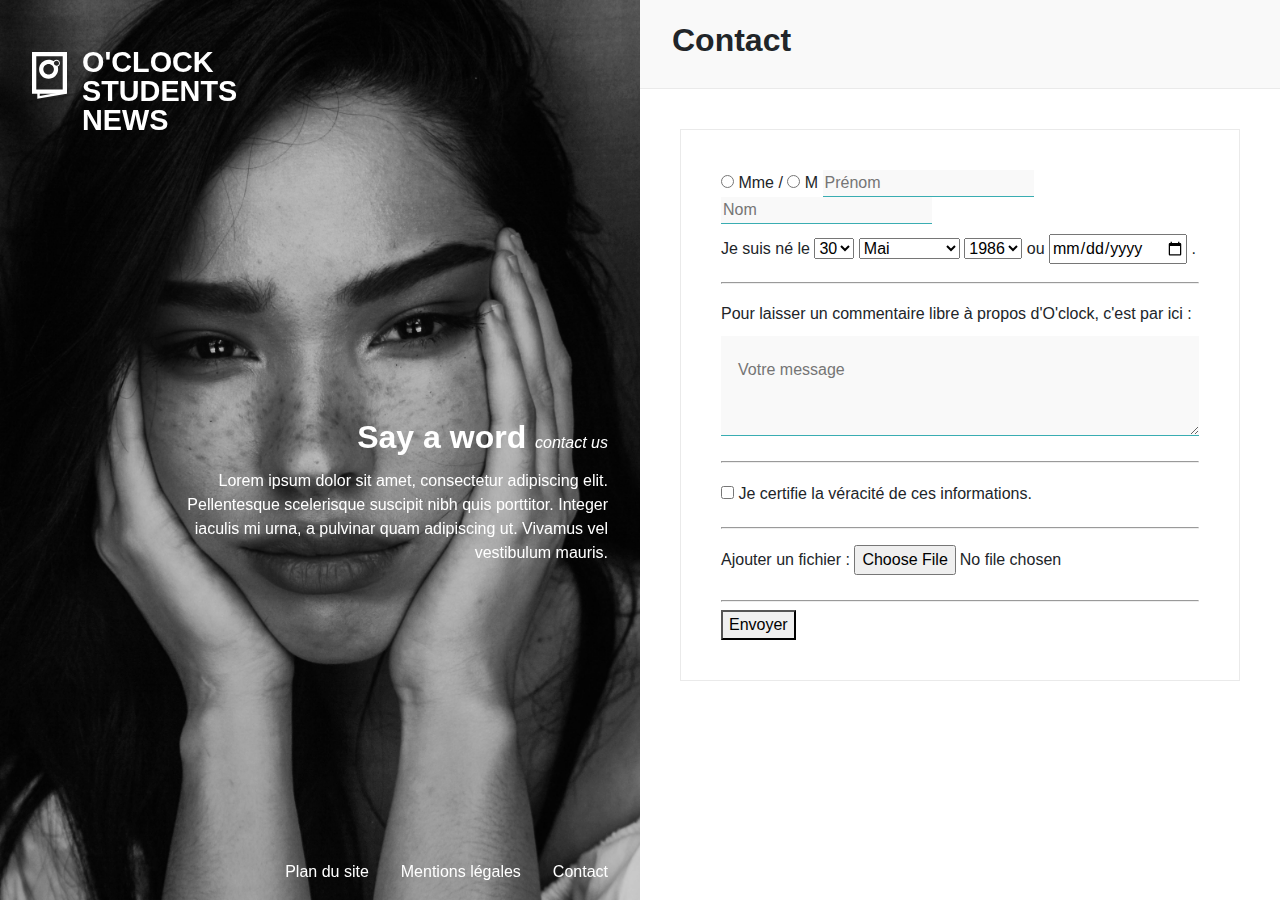
<file: onews/challenge-onews-contact/html/index.html>
<!DOCTYPE html>
<html lang="en">
<head>
    <meta charset="UTF-8">
    <meta name="viewport" content="width=device-width, initial-scale=1.0">
    <meta http-equiv="X-UA-Compatible" content="ie=edge">
    <link rel="stylesheet" href="../css/reset.css">
    <link rel="stylesheet" href="../css/style.css">
    <title>oNews</title>
</head>
<body id="home-page">
    <div class="wrapper">
        <div id="welcome">
            <div id="logo">
                <a href="../../challenge-onews/html/index.html">O'Clock Students News</a>
            </div>
            <div id="welcome-message">
                <h1>Say a word <span>contact us</span></h1>
                <p>Lorem ipsum dolor sit amet, consectetur adipiscing elit. Pellentesque scelerisque suscipit nibh quis porttitor. Integer iaculis mi urna, a pulvinar quam adipiscing ut. Vivamus vel vestibulum mauris. </p>
            </div>
            <nav id="menu">
                <a href="#">Plan du site</a>
                <a href="#">Mentions légales</a>
                <a href="#">Contact</a>
            </nav>
        </div>
        <div id="content">
            <header id="content-header">
                <h1>Contact</h1>
            </header>

            <section id="posts">

                <div id="form">

                  <form action="/ma-page-de-traitement" method="post">

                      <input type= "radio" name="sexe" value="femme"> Mme /
                      <input type= "radio" name="sexe" value="homme"> M

                      <input class="greybackgroundform" type="text" id="name" placeholder="Prénom"/>

                      <input class="greybackgroundform" type="text" id="lastname" placeholder="Nom"/>

                      <div>
                      <label>Je suis né le</label>
                      <select name="" id="birthday">
                      <option value="1">1</option>
                      <option value="2">2</option>
                      <option value="3">3</option>
                      <option value="4">4</option>
                      <option value="5">5</option>
                      <option value="6">6</option>
                      <option value="7">7</option>
                      <option value="8">8</option>
                      <option value="9">9</option>
                      <option value="10">10</option>
                      <option value="30" selected>30</option>
                      </select>

                      <select name="" id="birthmonth">
                      <option value="01">Janvier</option>
                      <option value="02">Février</option>
                      <option value="03">Mars</option>
                      <option value="04">Avril</option>
                      <option value="05" selected>Mai</option>
                      <option value="06">Juin</option>
                      <option value="07">juillet</option>
                      <option value="08">Août</option>
                      <option value="09">Septembre</option>
                      <option value="10">Octobre</option>
                      <option value="11">Novembre</option>
                      <option value="12">Décembre</option>
                      </select>

                      <select name="" id="birthyear">
                      <option value="1980">1981</option>
                      <option value="1981">1981</option>
                      <option value="1982">1982</option>
                      <option value="1983">1983</option>
                      <option value="1984">1984</option>
                      <option value="1985">1985</option>
                      <option value="1986" selected>1986</option>
                      <option value="1987">1987</option>
                      <option value="1988">1988</option>
                      <option value="1989">1989</option>
                      <option value="1990">1990</option>
                      </select>

                      <span>ou </span><input type="date" id="date" /> <span>.</span>
                      </div>

                      <hr>

                      <div>
                      <label class="paddingtextarea" for="message">Pour laisser un commentaire libre à propos d'O'clock, c'est par ici :</label><br>
                      <textarea class="greybackgroundform" id="message" placeholder="Votre message"></textarea>
                      </div>

                      <hr>

                      <input class="paddingcertification" type="checkbox" name="certification" value="accordcertification"> <span>Je certifie la véracité de ces informations.</span>

                      <hr>

                      <span>Ajouter un fichier :</span> <input class="uploadbutton" name="monFichier" type="file">

                      <hr>

                      <div class="sendbutton"><button type="submit">Envoyer</button></div>

                  </form>

                </div>

            </section>
        </div>
    </div>
</body>
</html>
</file>
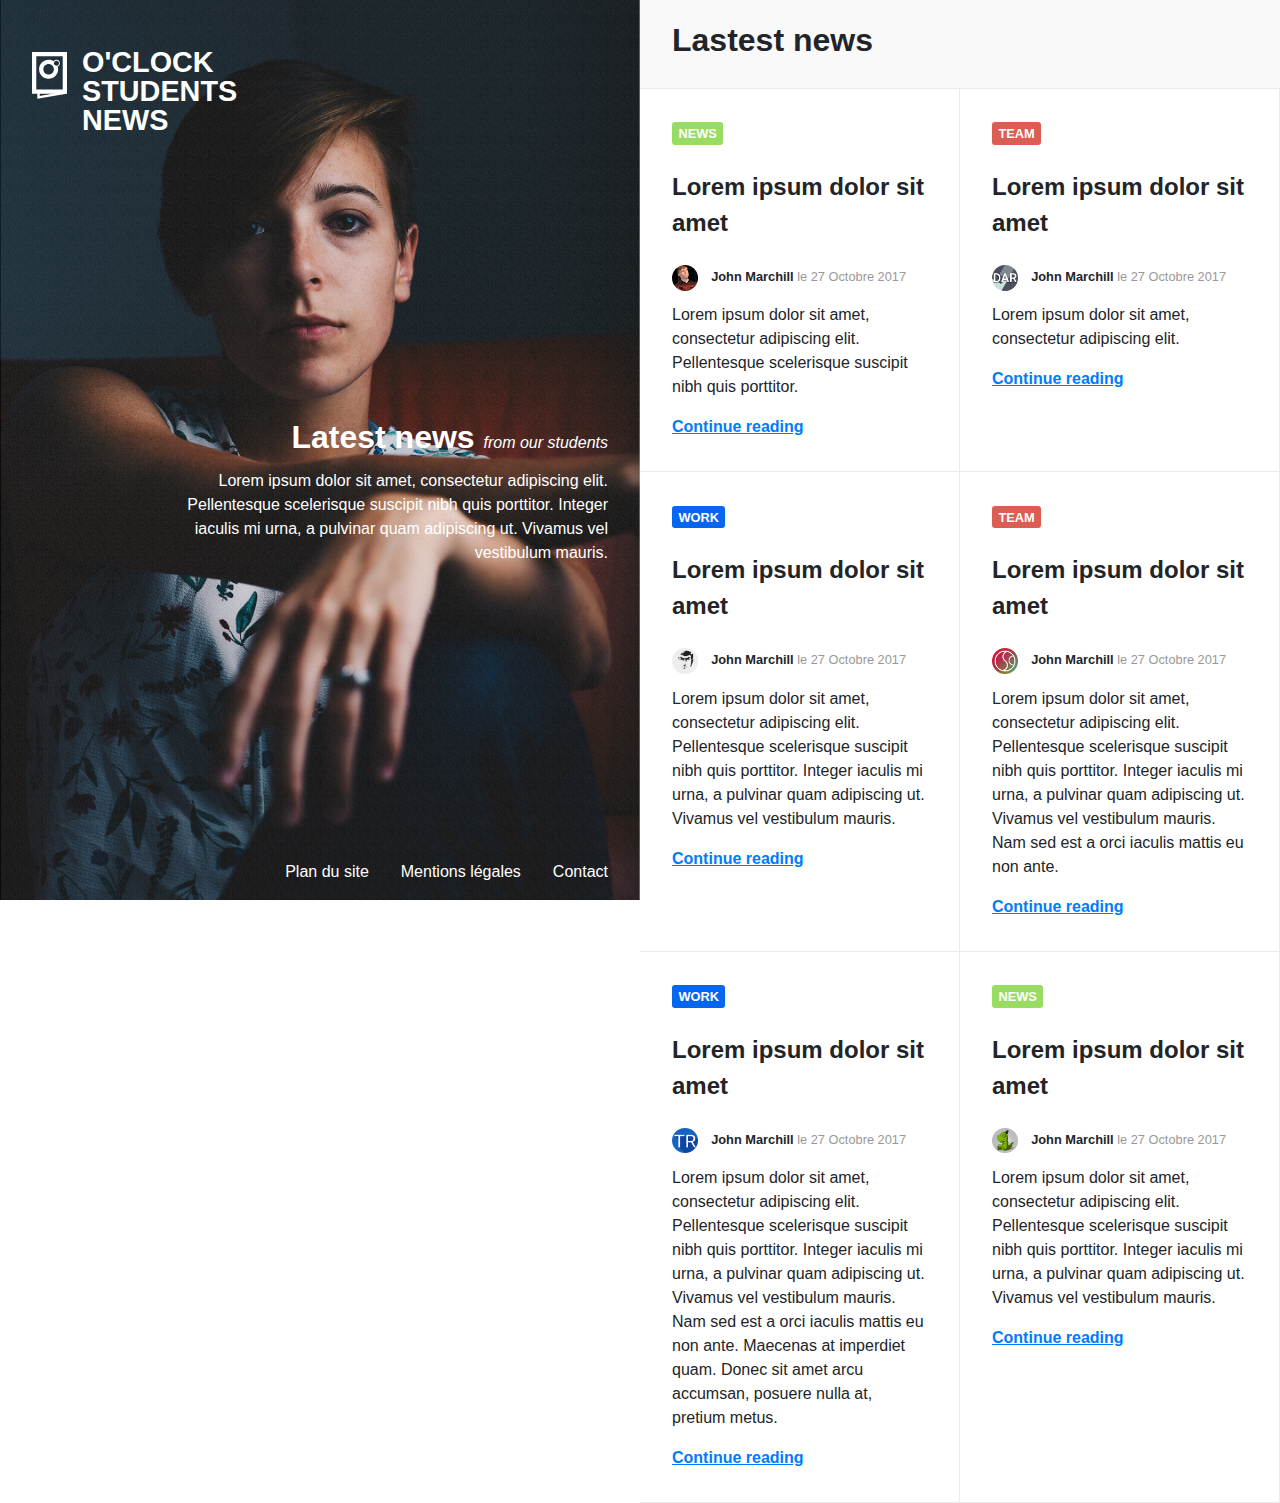
<file: onews/challenge-onews/html/index.html>
<!DOCTYPE html>
<html lang="en">
<head>
    <meta charset="UTF-8">
    <meta name="viewport" content="width=device-width, initial-scale=1.0">
    <meta http-equiv="X-UA-Compatible" content="ie=edge">
    <link rel="stylesheet" href="../css/reset.css">
    <link rel="stylesheet" href="../css/style.css">
    <title>oNews</title>
</head>
<body id="home-page">
    <div class="wrapper">
        <div id="welcome">
            <div id="logo">
                <a href="index.html">O'Clock Students News</a>
            </div>
            <div id="welcome-message">
                <h1>Latest news <span>from our students</span></h1>
                <p>Lorem ipsum dolor sit amet, consectetur adipiscing elit. Pellentesque scelerisque suscipit nibh quis porttitor. Integer iaculis mi urna, a pulvinar quam adipiscing ut. Vivamus vel vestibulum mauris. </p>
            </div>
            <nav id="menu">
                <a href="#">Plan du site</a>
                <a href="#">Mentions légales</a>
                <a href="../../challenge-onews-contact/html/index.html">Contact</a>
            </nav>
        </div>
        <div id="content">
            <header id="content-header">
                <h1>Lastest news</h1>
            </header>
            <section id="posts">
                <article class="post post-news">
                    <a href="#" class="badge">News</a>
                    <h2 class="post-title">Lorem ipsum dolor sit amet</h2>
                    <div class="meta">
                        <img src="../images/icon-john.png" alt="" class="meta-icon" />
                        <strong class="meta-author"> John Marchill
                        </strong>
                        <span class="meta-date">le 27 Octobre 2017</span>
                    </div>
                    <p>Lorem ipsum dolor sit amet, consectetur adipiscing elit. Pellentesque scelerisque suscipit nibh quis porttitor.</p>
                    <a href="#" class="post-read">Continue reading</a>
                </article>
                <article class="post post-team">
                    <a href="#" class="badge">Team</a>
                    <h2 class="post-title">Lorem ipsum dolor sit amet</h2>
                    <div class="meta">
                        <img src="../images/icon-dar.png" alt="" class="meta-icon" />
                        <strong class="meta-author"> John Marchill
                        </strong>
                        <span class="meta-date">le 27 Octobre 2017</span>
                    </div>
                    <p>Lorem ipsum dolor sit amet, consectetur adipiscing elit. </p>
                    <a href="#" class="post-read">Continue reading</a>
                </article>
                <article class="post post-work">
                    <a href="#" class="badge">Work</a>
                    <h2 class="post-title">Lorem ipsum dolor sit amet</h2>
                    <div class="meta">
                        <img src="../images/icon-ohz.png" alt="" class="meta-icon" />
                        <strong class="meta-author"> John Marchill
                        </strong>
                        <span class="meta-date">le 27 Octobre 2017</span>
                    </div>
                    <p>Lorem ipsum dolor sit amet, consectetur adipiscing elit. Pellentesque scelerisque suscipit nibh quis porttitor. Integer iaculis mi urna, a pulvinar quam adipiscing ut. Vivamus vel vestibulum mauris.</p>
                    <a href="#" class="post-read">Continue reading</a>
                </article>
                <article class="post post-team">
                    <a href="#" class="badge">Team</a>
                    <h2 class="post-title">Lorem ipsum dolor sit amet</h2>
                    <div class="meta">
                        <img src="../images/icon-spr.png" alt="" class="meta-icon" />
                        <strong class="meta-author"> John Marchill
                        </strong>
                        <span class="meta-date">le 27 Octobre 2017</span>
                    </div>
                    <p>Lorem ipsum dolor sit amet, consectetur adipiscing elit. Pellentesque scelerisque suscipit nibh quis porttitor. Integer iaculis mi urna, a pulvinar quam adipiscing ut. Vivamus vel vestibulum mauris. Nam sed est a orci iaculis mattis eu non ante. </p>
                    <a href="#" class="post-read">Continue reading</a>
                </article>
                <article class="post post-work">
                    <a href="#" class="badge">Work</a>
                    <h2 class="post-title">Lorem ipsum dolor sit amet</h2>
                    <div class="meta">
                        <img src="../images/icon-tr.png" alt="" class="meta-icon" />
                        <strong class="meta-author"> John Marchill
                        </strong>
                        <span class="meta-date">le 27 Octobre 2017</span>
                    </div>
                    <p>Lorem ipsum dolor sit amet, consectetur adipiscing elit. Pellentesque scelerisque suscipit nibh quis porttitor. Integer iaculis mi urna, a pulvinar quam adipiscing ut. Vivamus vel vestibulum mauris. Nam sed est a orci iaculis mattis eu non ante. Maecenas at imperdiet quam. Donec sit amet arcu accumsan, posuere nulla at, pretium metus.</p>
                    <a href="#" class="post-read">Continue reading</a>
                </article>
                <article class="post post-news">
                    <a href="#" class="badge">News</a>
                    <h2 class="post-title">Lorem ipsum dolor sit amet</h2>
                    <div class="meta">
                        <img src="../images/icon-tre.png" alt="" class="meta-icon" />
                        <strong class="meta-author"> John Marchill
                        </strong>
                        <span class="meta-date">le 27 Octobre 2017</span>
                    </div>
                    <p>Lorem ipsum dolor sit amet, consectetur adipiscing elit. Pellentesque scelerisque suscipit nibh quis porttitor. Integer iaculis mi urna, a pulvinar quam adipiscing ut. Vivamus vel vestibulum mauris.</p>
                    <a href="#" class="post-read">Continue reading</a>
                </article>
            </section>
        </div>
    </div>
</body>
</html>
</file>
<file: onews/challenge-onews-contact/css/style.css>
#welcome {
  display: -webkit-flex;
  display: -ms-flex;
  display: flex;
  flex-direction: column;
  justify-content: space-between;
  height: 100vh;
  width: 50%;
  position: fixed;
  padding: 3em 2em 1em;
}
#home-page #welcome {
  background: url('../images/face.jpg') no-repeat;
  background-size: cover;
  background-position: center;
}
#logo {
  background: url(../images/onews.svg) no-repeat;
  background-size: 35px;
  background-position: 0 4px;
  color: white;
  text-transform: uppercase;
  font-weight: 700;
  width: 100px;
  padding-left: 50px;
  font-size: 1.8em;
  line-height: 1em;
}
#logo a {
  color: white;
  text-decoration: none;
}
#welcome-message {
  text-align: right;
  align-self: flex-end;
  width: 75%;
  display: block;
  color: white;
}
#welcome-message h1 span {
  font-size: 0.5em;
  font-weight: 400;
  font-style: italic;
}
#menu {
  display: -webkit-flex;
  display: -ms-flex;
  display: flex;
  justify-content: flex-end;

}
#menu a {
  color: white;
  margin-left: 2em;
}

#content {
  margin-left: 50%;
  overflow-y: auto;
  width: 50%;
}
#content-header {
  border-bottom: 1px solid #eaeaea;
  padding: 1em 2em;
  background-color: #f9f9f9;
}

#posts {
  display: -webkit-flex;
  display: -ms-flex;
  display: flex;
  flex-wrap: wrap;
}

.post {
  width: 50%;
  border-bottom: 1px solid #eaeaea;
  border-right: 1px solid #eaeaea;
  padding: 2em;
}
.meta {
  font-size: 0.8em;
  margin: 1em 0;
}
.meta-icon {
  width: 2em;
  margin-right: 10px;
}

.meta-date {
  color: #999;
}
.post-title {
  margin: 1em 0;
}

.post .post-read {
  font-weight: bold;
  text-decoration: underline;
}

.post-work .badge{
  background-color: #0766F0;
}

.post-news .badge{
  background-color: #98DC62;
}
.post-team .badge{
  background-color: #DC5E53;
}

.badge:hover{
  color: #999;
  text-decoration: none;
  background-color: white;
  border: 1px solid #999;
}
.badge {
  text-transform: uppercase;
  padding: 0.3em 0.5em;
  border-radius: 3px;
  background-color: #999;
  color: white;
  text-decoration: none;
  font-weight: bold;
  font-size: 0.8em
}

#form {
  border: 1px solid #eaeaea;
  margin: 40px;
  padding: 40px;
}

.greybackgroundform {
  border-left: none !important;
  border-top: none !important;
  border-right: none !important;
  background-color: #F9F9F9;
  border-bottom: 1px solid #39ADB2;
}

#lastname {
  margin-bottom: 10px;
}

#date {
  margin-bottom: 10px;
}

#message {
  width: 100%;
  height: 100px;
  margin-bottom: 10px;
}

#message::placeholder {
  padding-left: 15px;
  padding-top: 20px;
}

.paddingtextarea {
  margin-top: 10px;
  margin-bottom: 10px;
}

.paddingcertification {
  margin-top: 15px;
  margin-bottom: 20px;
}

.uploadbutton {
  margin-top: 8px;
  margin-bottom: 17px;
}

.sendbutton {

}
</file>
<file: onews/challenge-onews/css/style.css>
#welcome {
  display: -webkit-flex;
  display: -ms-flex;
  display: flex;
  flex-direction: column;
  justify-content: space-between;
  height: 100vh;
  width: 50%;
  position: fixed;
  padding: 3em 2em 1em;
}
#home-page #welcome {
  background: url('../images/student.jpg') no-repeat;
  background-size: cover;
  background-position: center;
}
#logo {
  background: url(../images/onews.svg) no-repeat;
  background-size: 35px;
  background-position: 0 4px;
  color: white;
  text-transform: uppercase;
  font-weight: 700;
  width: 100px;
  padding-left: 50px;
  font-size: 1.8em;
  line-height: 1em;
}
#logo a {
  color: white;
  text-decoration: none;
}
#welcome-message {
  text-align: right;
  align-self: flex-end;
  width: 75%;
  display: block;
  color: white;
}
#welcome-message h1 span {
  font-size: 0.5em;
  font-weight: 400;
  font-style: italic;
}
#menu {
  display: -webkit-flex;
  display: -ms-flex;
  display: flex;
  justify-content: flex-end;

}
#menu a {
  color: white;
  margin-left: 2em;
}

#content {
  margin-left: 50%;
  overflow-y: auto;
  width: 50%;
}
#content-header {
  border-bottom: 1px solid #eaeaea;
  padding: 1em 2em;
  background-color: #f9f9f9;
}

#posts {
  display: -webkit-flex;
  display: -ms-flex;
  display: flex;
  flex-wrap: wrap;
}

.post {
  width: 50%;
  border-bottom: 1px solid #eaeaea;
  border-right: 1px solid #eaeaea;
  padding: 2em;
}
.meta {
  font-size: 0.8em;
  margin: 1em 0;
}
.meta-icon {
  width: 2em;
  margin-right: 10px;
}

.meta-date {
  color: #999;
}
.post-title {
  margin: 1em 0;
}

.post .post-read {
  font-weight: bold;
  text-decoration: underline;
}

.post-work .badge{
  background-color: #0766F0;
}

.post-news .badge{
  background-color: #98DC62;
}
.post-team .badge{
  background-color: #DC5E53;
}

.badge:hover{
  color: #999;
  text-decoration: none;
  background-color: white;
  border: 1px solid #999;
}
.badge {
  text-transform: uppercase;
  padding: 0.3em 0.5em;
  border-radius: 3px;
  background-color: #999;
  color: white;
  text-decoration: none;
  font-weight: bold;
  font-size: 0.8em
}
</file>
